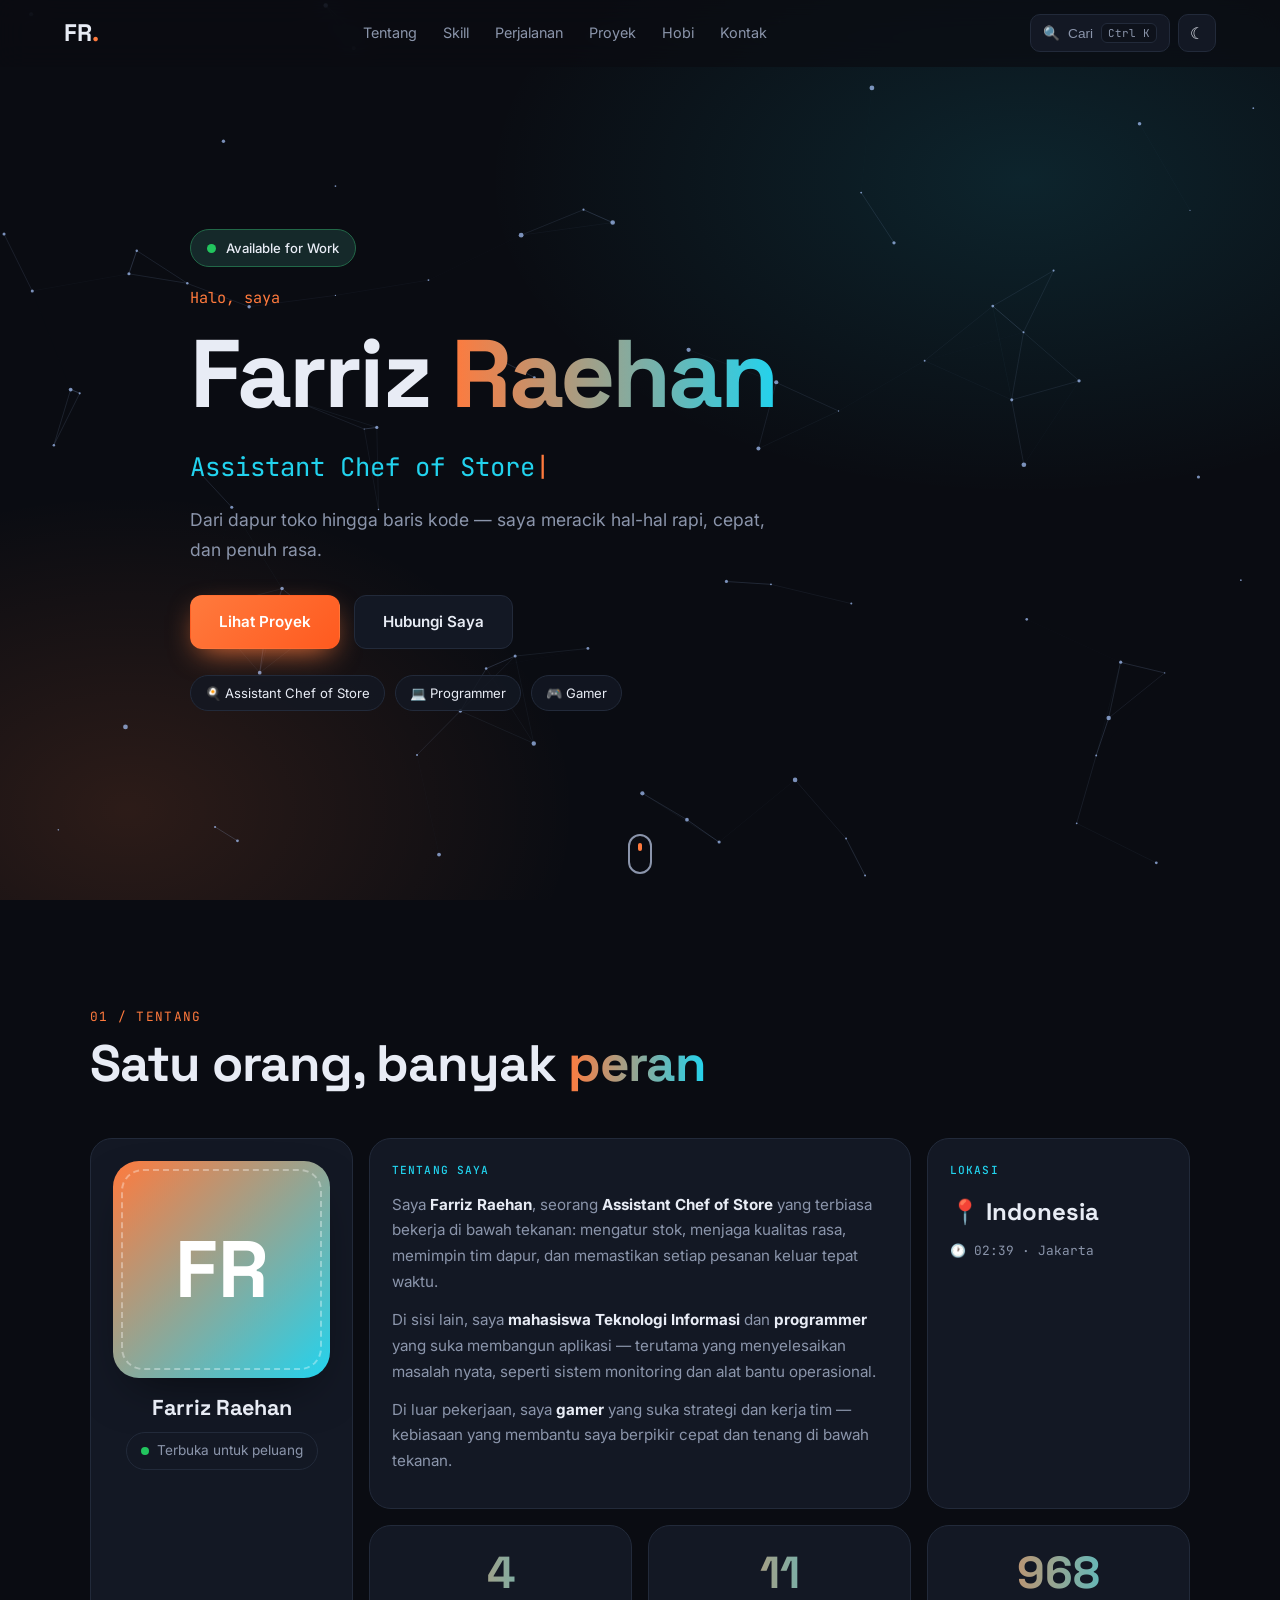
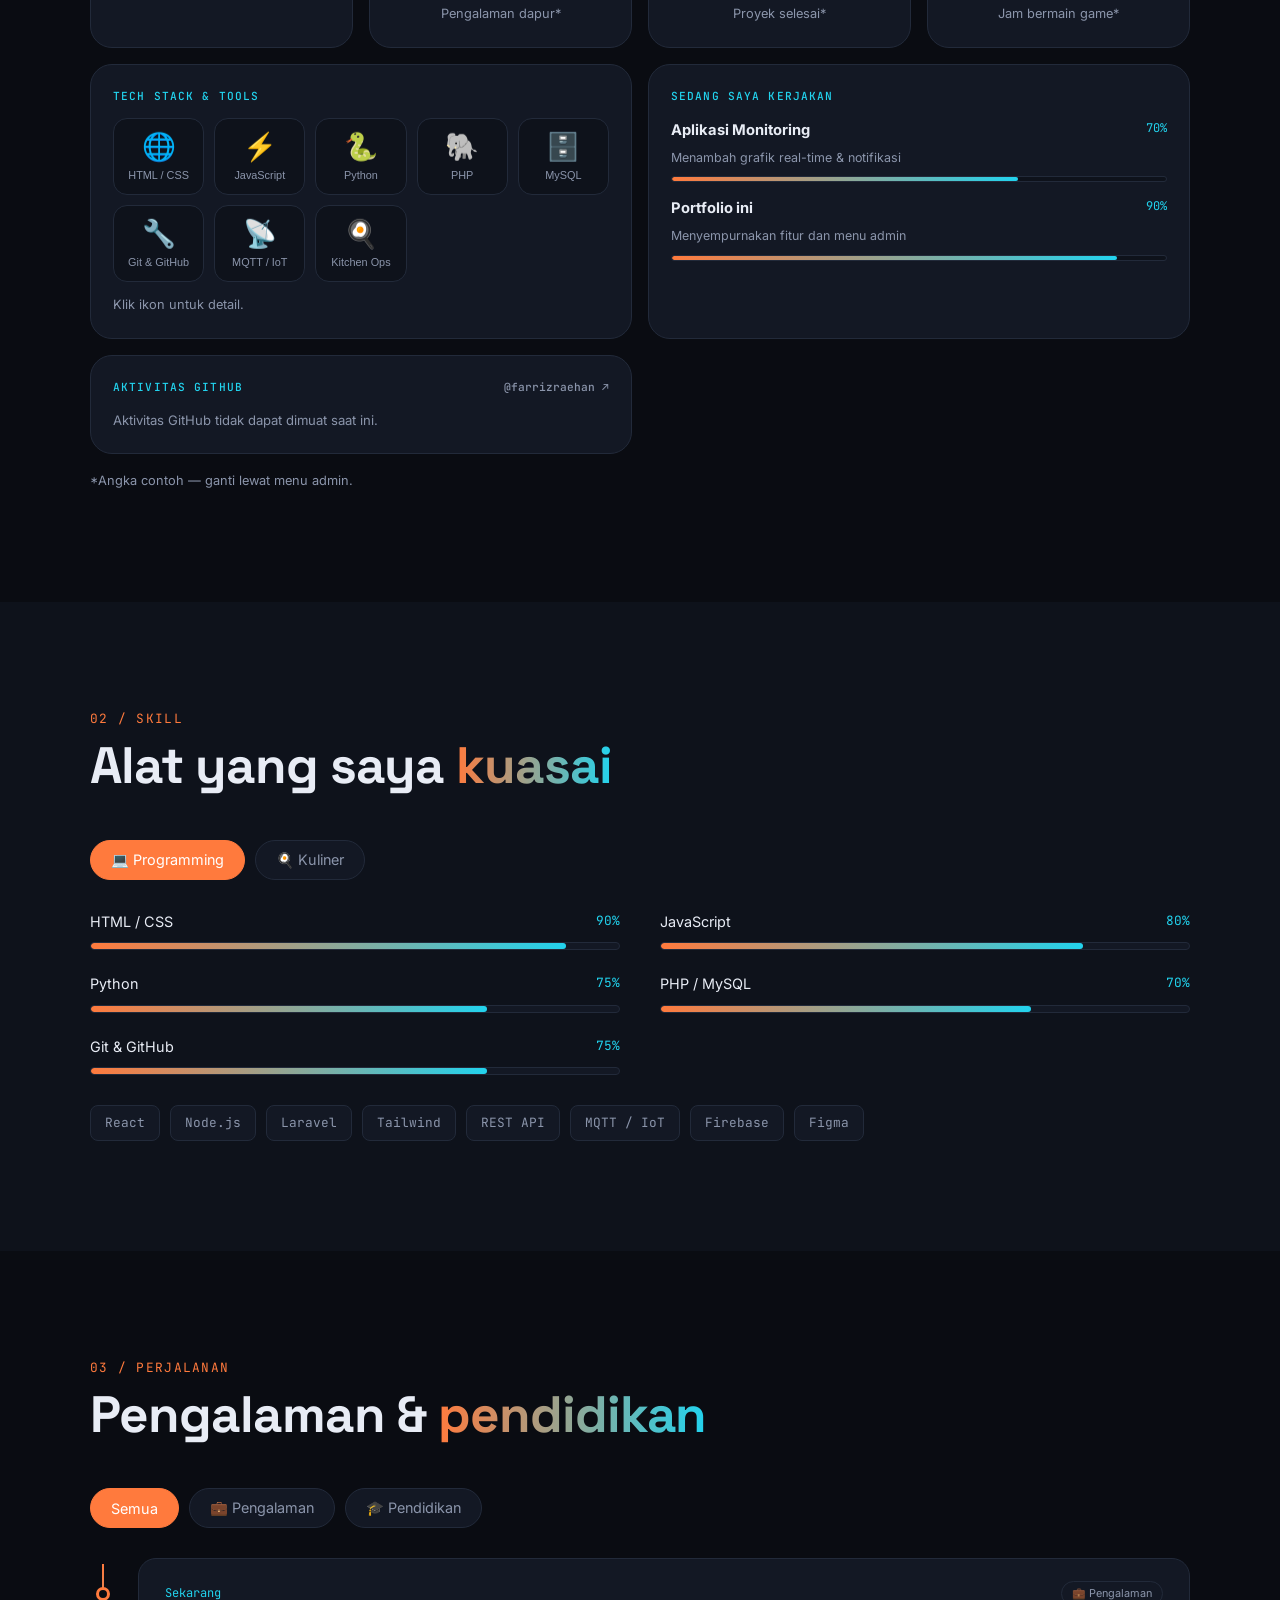
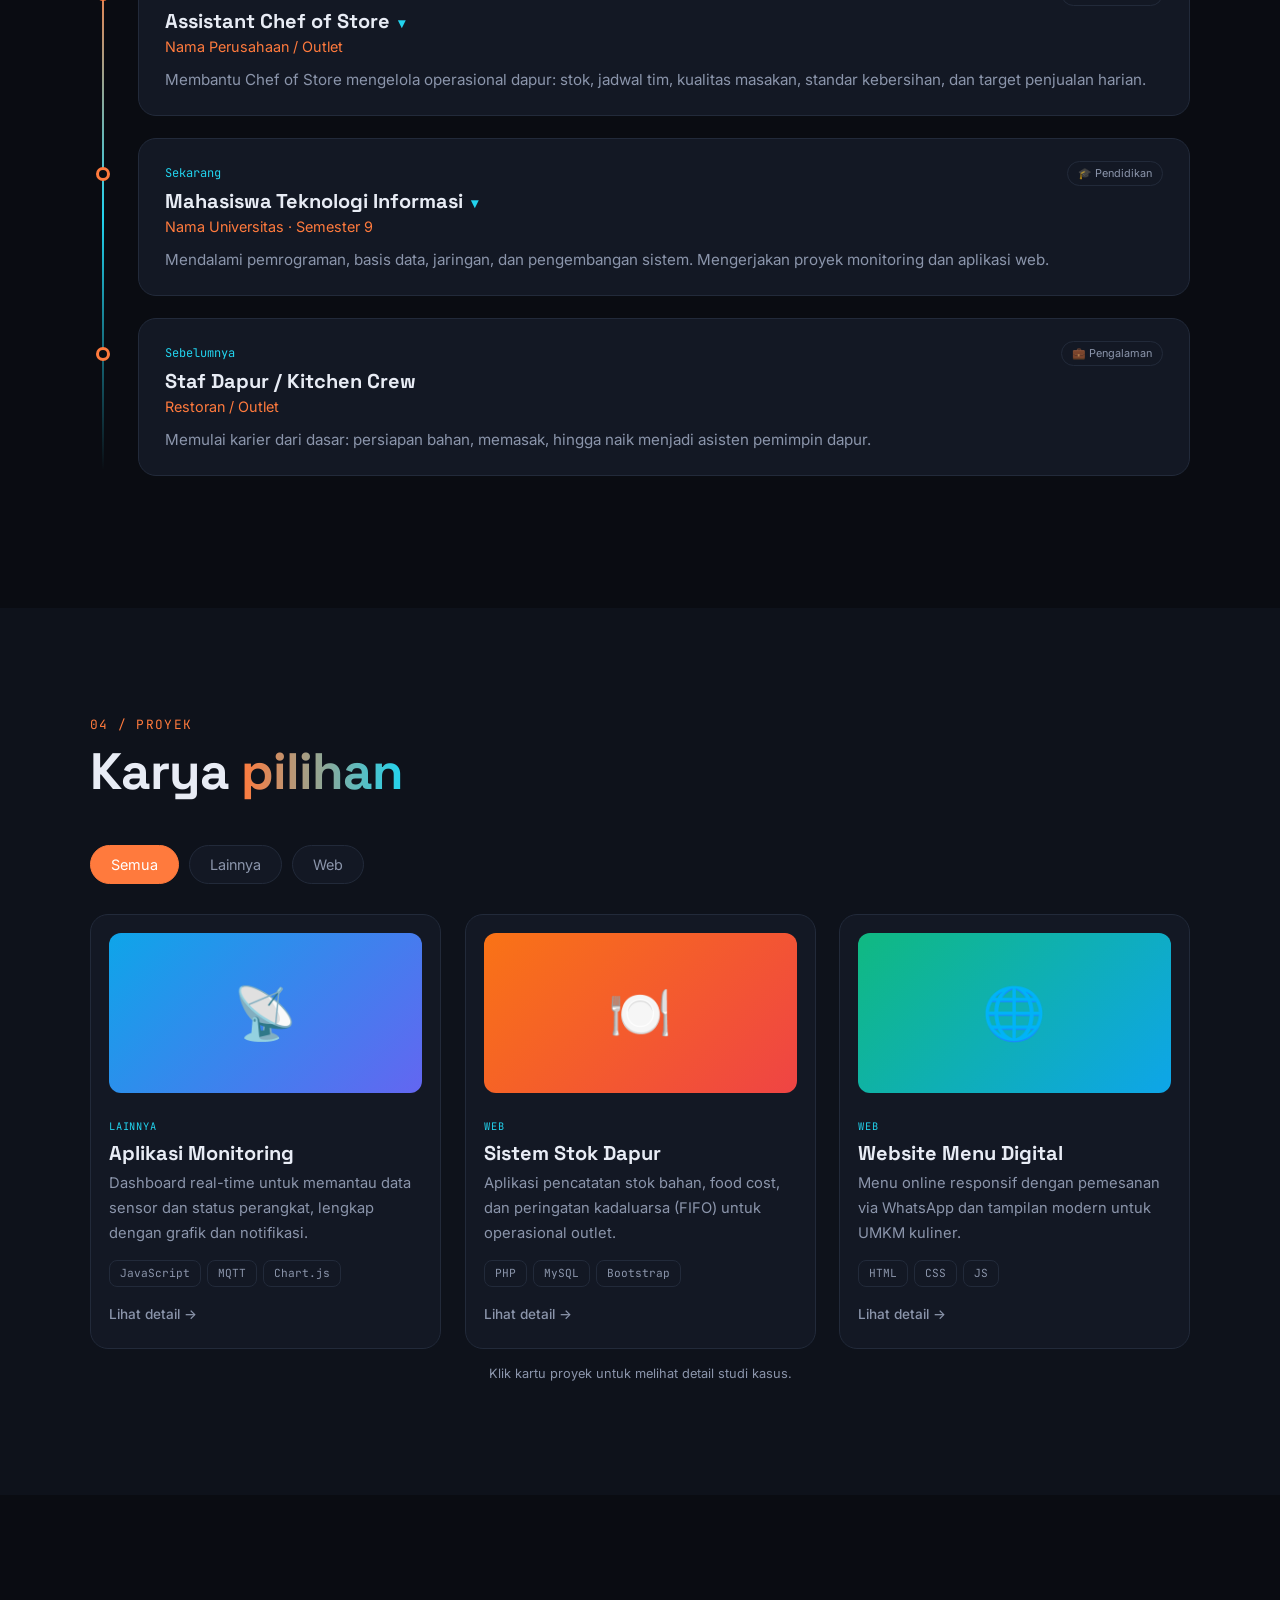
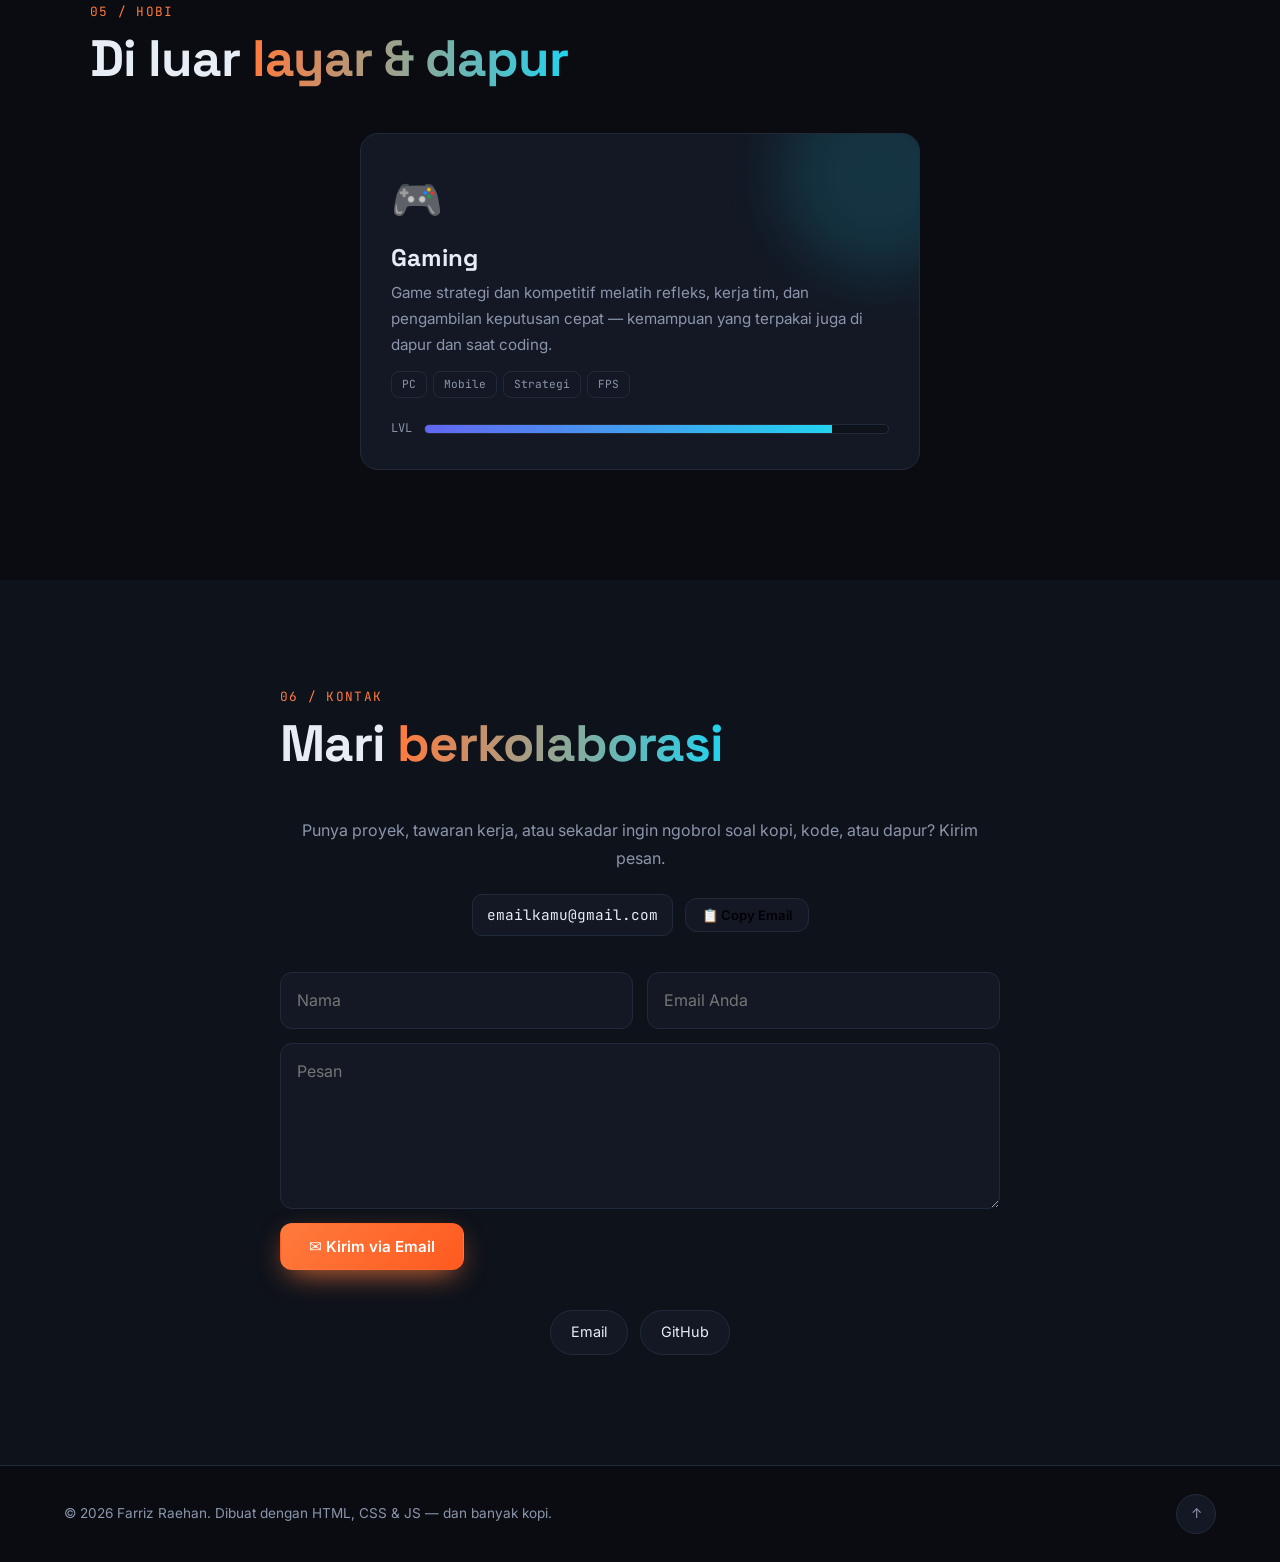
<file: index.html>
<!DOCTYPE html>
<html lang="id">
<head>
  <meta charset="UTF-8" />
  <meta name="viewport" content="width=device-width, initial-scale=1" />
  <title>Farriz Raehan — Portfolio</title>
  <meta name="description" content="Portfolio Farriz Raehan" />
  <link rel="preconnect" href="https://fonts.googleapis.com" />
  <link rel="preconnect" href="https://fonts.gstatic.com" crossorigin />
  <link href="https://fonts.googleapis.com/css2?family=Space+Grotesk:wght@400;500;700&family=Inter:wght@400;500;600&family=JetBrains+Mono:wght@400;500&display=swap" rel="stylesheet" />
  <link rel="stylesheet" href="style.css" />
  <link rel="stylesheet" href="features.css" />
</head>
<body>
  <div class="progress" id="progress"></div>
  <div class="spotlight" id="spotlight"></div>
  <div class="cursor-dot" id="cursorDot"></div>
  <div class="cursor-ring" id="cursorRing"></div>
  <div class="preview-banner" id="previewBanner" hidden>Mode pratinjau — menampilkan draf dari menu admin. <a href="admin.html">Kembali ke admin</a></div>

  <!-- NAV -->
  <header class="nav" id="nav">
    <a href="#home" class="logo" id="logo">FR<span>.</span></a>
    <nav class="links" id="links"></nav>
    <div class="nav-actions">
      <button class="search-btn" id="searchBtn" aria-label="Buka command palette">🔍 <span>Cari</span> <kbd>Ctrl K</kbd></button>
      <button class="icon-btn" id="themeBtn" aria-label="Ganti tema">☾</button>
      <button class="icon-btn burger" id="burger" aria-label="Menu">☰</button>
    </div>
  </header>

  <!-- HERO -->
  <section class="hero" id="home">
    <canvas id="particles"></canvas>
    <div class="hero-inner">
      <div class="avail reveal" id="heroAvail" hidden><i></i><span></span></div>
      <p class="eyebrow reveal" id="heroEyebrow"></p>
      <h1 class="reveal" id="heroName"></h1>
      <p class="typed reveal"><span id="typed"></span><span class="caret">|</span></p>
      <p class="lead reveal" id="heroLead"></p>
      <div class="cta reveal">
        <a href="#projects" class="btn primary" id="cta1"></a>
        <a href="#contact" class="btn ghost" id="cta2"></a>
        <a href="#" class="btn ghost" id="ctaCv" download hidden></a>
      </div>
      <div class="chips reveal" id="heroChips"></div>
    </div>
    <a href="#about" class="scroll-hint" aria-label="Scroll"><span></span></a>
  </section>

  <!-- Semua section lain dirender dari content.js -->
  <main id="app"></main>

  <footer class="footer">
    <p>© <span id="year"></span> <span id="footName"></span>. <span id="footText"></span></p>
    <a href="#home" class="to-top" aria-label="Kembali ke atas">↑</a>
  </footer>

  <!-- Command palette -->
  <div class="overlay" id="palette" hidden role="dialog" aria-modal="true" aria-label="Command palette">
    <div class="pal-box">
      <input id="palInput" type="text" placeholder="Ketik perintah atau cari… (mis. proyek, email, tema)" autocomplete="off" />
      <ul id="palList" role="listbox"></ul>
      <div class="pal-foot"><span>↑↓ pilih</span><span>Enter jalankan</span><span>Esc tutup</span></div>
    </div>
  </div>

  <!-- Modal proyek -->
  <div class="overlay" id="modal" hidden role="dialog" aria-modal="true" aria-label="Detail proyek">
    <div class="modal-box">
      <button class="modal-x" id="modalX" aria-label="Tutup">✕</button>
      <div id="modalBody"></div>
    </div>
  </div>

  <div class="toast" id="toast" role="status" aria-live="polite"></div>

  <script src="content.js"></script>
  <script src="script.js"></script>
</body>
</html>
</file>
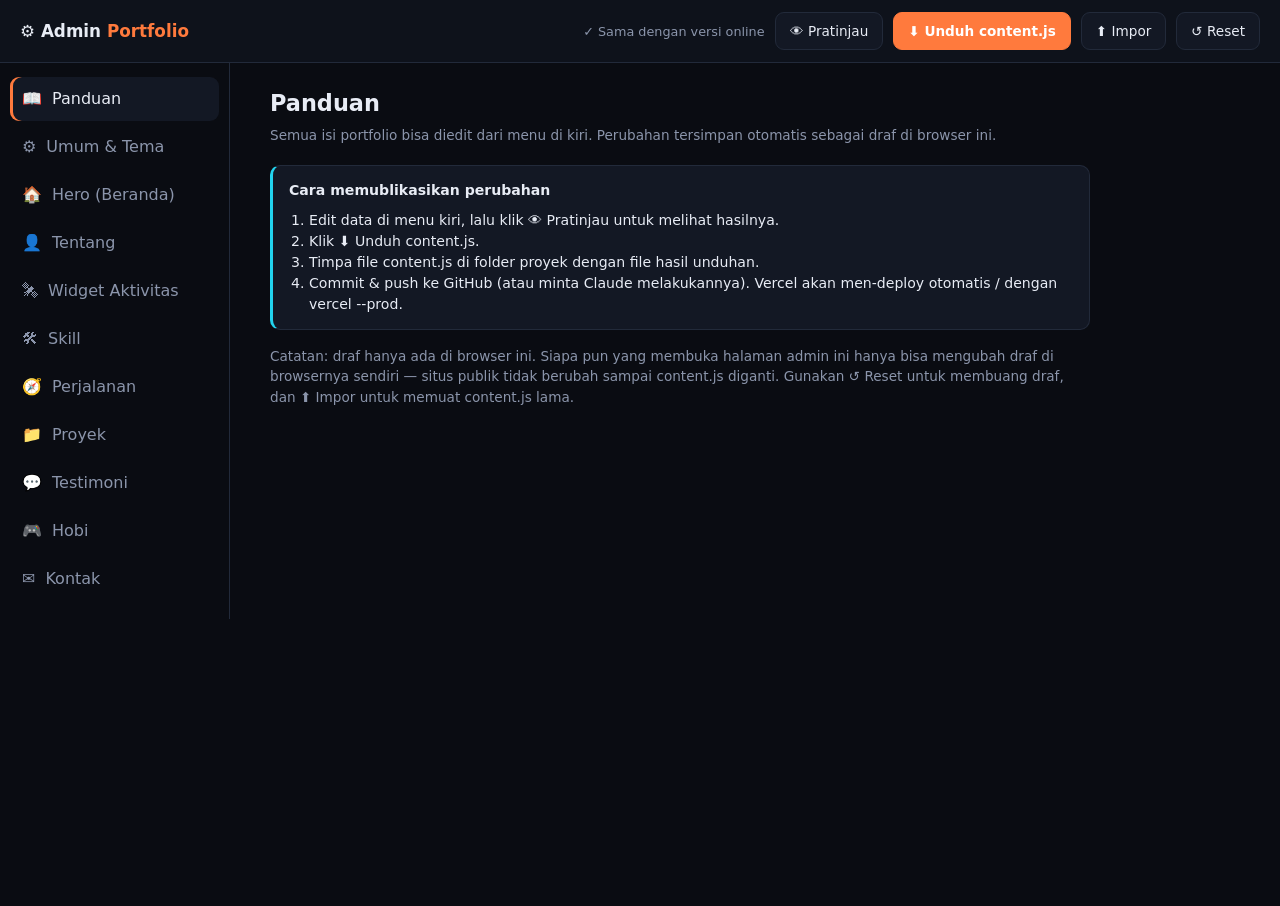
<file: admin.html>
<!DOCTYPE html>
<html lang="id">
<head>
  <meta charset="UTF-8" />
  <meta name="viewport" content="width=device-width, initial-scale=1" />
  <meta name="robots" content="noindex, nofollow" />
  <title>Admin Portfolio</title>
  <style>
    :root { --bg:#0a0c12; --bg2:#0e121b; --card:#131824; --line:#222a3a; --text:#e8ecf5; --muted:#8b95ab; --accent:#ff7a3d; --accent2:#22d3ee; --ok:#22c55e; --danger:#ef4444; }
    * { box-sizing: border-box; margin: 0; padding: 0; }
    body { font-family: Inter, system-ui, 'Segoe UI', sans-serif; background: var(--bg); color: var(--text); line-height: 1.5; }
    button, input, select, textarea { font: inherit; color: inherit; }
    .top { position: sticky; top: 0; z-index: 20; display: flex; flex-wrap: wrap; gap: 10px; align-items: center; padding: 12px 20px; background: var(--bg2); border-bottom: 1px solid var(--line); }
    .top h1 { font-size: 1.05rem; margin-right: auto; }
    .top h1 span { color: var(--accent); }
    #status { font-size: .8rem; color: var(--muted); }
    #status.dirty { color: var(--accent); }
    .btn { padding: 8px 14px; border-radius: 9px; border: 1px solid var(--line); background: var(--card); cursor: pointer; font-size: .85rem; }
    .btn:hover { border-color: var(--accent2); }
    .btn.primary { background: var(--accent); border-color: var(--accent); color: #fff; font-weight: 600; }
    .btn.danger:hover { border-color: var(--danger); color: var(--danger); }
    .btn.sm { padding: 4px 9px; font-size: .75rem; }
    .layout { display: grid; grid-template-columns: 230px 1fr; min-height: calc(100vh - 57px); }
    .menu { border-right: 1px solid var(--line); padding: 14px 10px; position: sticky; top: 57px; align-self: start; max-height: calc(100vh - 57px); overflow: auto; }
    .menu button { display: flex; gap: 10px; width: 100%; text-align: left; padding: 10px 12px; margin-bottom: 4px; border: 0; border-radius: 9px; background: transparent; color: var(--muted); cursor: pointer; }
    .menu button:hover { background: var(--card); color: var(--text); }
    .menu button.active { background: var(--card); color: var(--text); box-shadow: inset 3px 0 var(--accent); }
    main { padding: 24px clamp(16px, 4vw, 40px) 80px; max-width: 900px; }
    main h2 { font-size: 1.4rem; margin-bottom: 4px; }
    .hint { color: var(--muted); font-size: .85rem; margin-bottom: 20px; }
    .field { margin-bottom: 16px; }
    .field > label { display: block; font-size: .8rem; color: var(--muted); margin-bottom: 5px; font-weight: 500; }
    .field small { display: block; color: var(--muted); font-size: .72rem; margin-top: 4px; }
    input[type=text], input[type=number], input[type=url], select, textarea { width: 100%; padding: 10px 12px; border-radius: 9px; border: 1px solid var(--line); background: var(--card); outline: none; }
    input:focus, select:focus, textarea:focus { border-color: var(--accent); }
    textarea { resize: vertical; min-height: 70px; }
    input[type=color] { width: 56px; height: 38px; border: 1px solid var(--line); border-radius: 8px; background: var(--card); padding: 2px; cursor: pointer; }
    .row2 { display: grid; grid-template-columns: 1fr 1fr; gap: 12px; }
    .check { display: flex; align-items: center; gap: 10px; cursor: pointer; }
    .check input { width: 18px; height: 18px; accent-color: var(--accent); }
    .group { border: 1px solid var(--line); border-radius: 12px; padding: 14px; margin-bottom: 14px; background: var(--bg2); }
    .group-h { display: flex; align-items: center; gap: 6px; margin-bottom: 12px; }
    .group-h b { margin-right: auto; font-size: .9rem; }
    .subtitle { font-size: .75rem; letter-spacing: .08em; text-transform: uppercase; color: var(--accent2); margin: 22px 0 10px; }
    .imgbox { display: flex; gap: 14px; align-items: center; flex-wrap: wrap; }
    .imgbox img { width: 90px; height: 90px; object-fit: cover; border-radius: 14px; border: 1px solid var(--line); }
    .imgbox .ph { width: 90px; height: 90px; border-radius: 14px; border: 1px dashed var(--line); display: grid; place-items: center; color: var(--muted); font-size: .7rem; }
    .help { background: var(--card); border: 1px solid var(--line); border-left: 3px solid var(--accent2); border-radius: 10px; padding: 14px 16px; font-size: .88rem; }
    .help ol { margin: 8px 0 0 20px; }
    .help code { background: var(--bg); padding: 1px 6px; border-radius: 5px; font-size: .8rem; }
    .toast { position: fixed; bottom: 20px; left: 50%; transform: translateX(-50%) translateY(20px); background: var(--ok); color: #04210f; padding: 10px 18px; border-radius: 10px; font-weight: 600; opacity: 0; pointer-events: none; transition: .3s; z-index: 50; }
    .toast.show { opacity: 1; transform: translateX(-50%); }
    @media (max-width: 760px) {
      .layout { grid-template-columns: 1fr; }
      .menu { position: static; display: flex; overflow-x: auto; max-height: none; border-right: 0; border-bottom: 1px solid var(--line); }
      .menu button { width: auto; white-space: nowrap; }
      .row2 { grid-template-columns: 1fr; }
    }
  </style>
</head>
<body>
  <div class="top">
    <h1>⚙️ Admin <span>Portfolio</span></h1>
    <span id="status">Memuat…</span>
    <button class="btn" id="btnPreview">👁 Pratinjau</button>
    <button class="btn primary" id="btnDownload">⬇ Unduh content.js</button>
    <button class="btn" id="btnImport">⬆ Impor</button>
    <button class="btn danger" id="btnReset">↺ Reset</button>
    <input type="file" id="fileImport" accept=".js,.json,.txt" hidden />
  </div>
  <div class="layout">
    <nav class="menu" id="menu"></nav>
    <main id="panel"></main>
  </div>
  <div class="toast" id="toast"></div>
  <script src="content.js"></script>
  <script src="admin.js"></script>
</body>
</html>
</file>
<file: style.css>
:root {
  --bg: #0a0c12;
  --bg2: #0e121b;
  --card: #131824;
  --line: #222a3a;
  --text: #e8ecf5;
  --muted: #8b95ab;
  --accent: #ff7a3d;   /* api dapur / matahari terbit */
  --accent2: #22d3ee;  /* kode / chart */
  --up: #22c55e;
  --down: #ef4444;
  --radius: 18px;
  --shadow: 0 20px 50px -20px rgba(0, 0, 0, .6);
}
:root[data-theme="light"] {
  --bg: #f6f7fb;
  --bg2: #eceff6;
  --card: #ffffff;
  --line: #dde2ee;
  --text: #121626;
  --muted: #5b6579;
  --shadow: 0 20px 40px -20px rgba(20, 30, 60, .25);
}

* { box-sizing: border-box; margin: 0; padding: 0; }
html { scroll-behavior: smooth; scroll-padding-top: 70px; }
body {
  font-family: 'Inter', system-ui, sans-serif;
  background: var(--bg);
  color: var(--text);
  line-height: 1.7;
  overflow-x: hidden;
  transition: background .3s, color .3s;
}
a { color: inherit; text-decoration: none; }
h1, h2, h3, .logo { font-family: 'Space Grotesk', sans-serif; line-height: 1.15; }
.grad { background: linear-gradient(90deg, var(--accent), var(--accent2)); -webkit-background-clip: text; background-clip: text; color: transparent; }
.muted { color: var(--muted); }
.center { text-align: center; }
.note { color: var(--muted); font-size: .8rem; margin-top: 14px; }
.note code { font-family: 'JetBrains Mono', monospace; background: var(--bg2); padding: 1px 6px; border-radius: 6px; }

/* progress + cursor */
.progress { position: fixed; top: 0; left: 0; height: 3px; width: 0; z-index: 200; background: linear-gradient(90deg, var(--accent), var(--accent2)); }

/* nav */
.nav { position: fixed; inset: 0 0 auto 0; z-index: 100; display: flex; align-items: center; justify-content: space-between; padding: 14px 5vw; backdrop-filter: blur(14px); background: color-mix(in srgb, var(--bg) 70%, transparent); border-bottom: 1px solid transparent; transition: border-color .3s; }
.nav.scrolled { border-color: var(--line); }
.logo { font-size: 1.5rem; font-weight: 700; }
.logo span { color: var(--accent); }
.links { display: flex; gap: 26px; }
.links a { font-size: .9rem; color: var(--muted); position: relative; transition: color .2s; }
.links a:hover, .links a.active { color: var(--text); }
.links a::after { content: ''; position: absolute; left: 0; bottom: -4px; height: 2px; width: 0; background: var(--accent); transition: width .25s; }
.links a:hover::after, .links a.active::after { width: 100%; }
.nav-actions { display: flex; gap: 8px; }
.icon-btn { width: 38px; height: 38px; border-radius: 10px; border: 1px solid var(--line); background: var(--card); color: var(--text); font-size: 1rem; cursor: pointer; transition: transform .2s, border-color .2s; }
.icon-btn:hover { transform: translateY(-2px); border-color: var(--accent); }
.burger { display: none; }

/* hero */
.hero { position: relative; min-height: 100vh; display: flex; align-items: center; padding: 120px 5vw 80px; overflow: hidden; }
.hero::before { content: ''; position: absolute; inset: 0; background: radial-gradient(60% 50% at 80% 20%, rgba(34,211,238,.12), transparent 70%), radial-gradient(50% 50% at 10% 90%, rgba(255,122,61,.14), transparent 70%); }
#particles { position: absolute; inset: 0; width: 100%; height: 100%; }
.hero-inner { position: relative; z-index: 1; max-width: 900px; margin: 0 auto; width: 100%; }
.eyebrow { color: var(--accent); font-family: 'JetBrains Mono', monospace; font-size: .95rem; margin-bottom: 8px; }
.hero h1 { font-size: clamp(2.8rem, 9vw, 6rem); font-weight: 700; letter-spacing: -.03em; }
.typed { font-family: 'JetBrains Mono', monospace; font-size: clamp(1.1rem, 3vw, 1.6rem); margin: 16px 0; min-height: 2.2rem; color: var(--accent2); }
.caret { animation: blink 1s steps(1) infinite; color: var(--accent); }
@keyframes blink { 50% { opacity: 0; } }
.lead { max-width: 600px; color: var(--muted); font-size: 1.1rem; }
.cta { display: flex; flex-wrap: wrap; gap: 14px; margin: 30px 0 26px; }
.btn { display: inline-block; padding: 13px 28px; border-radius: 12px; font-weight: 600; border: 1px solid transparent; cursor: pointer; font-size: .95rem; font-family: inherit; transition: transform .2s, box-shadow .2s; }
.btn.primary { background: linear-gradient(135deg, var(--accent), #ff5a1f); color: #fff; box-shadow: 0 10px 30px -10px var(--accent); }
.btn.primary:hover { transform: translateY(-3px); box-shadow: 0 16px 34px -10px var(--accent); }
.btn.ghost { border-color: var(--line); background: var(--card); }
.btn.ghost:hover { border-color: var(--accent2); transform: translateY(-3px); }
.chips { display: flex; flex-wrap: wrap; gap: 10px; }
.chips span { padding: 6px 14px; border: 1px solid var(--line); border-radius: 999px; font-size: .82rem; background: color-mix(in srgb, var(--card) 80%, transparent); animation: floaty 5s ease-in-out infinite; }
.chips span:nth-child(2n) { animation-delay: -1.5s; }
.chips span:nth-child(3n) { animation-delay: -3s; }
@keyframes floaty { 50% { transform: translateY(-5px); } }
.scroll-hint { position: absolute; bottom: 26px; left: 50%; transform: translateX(-50%); width: 24px; height: 40px; border: 2px solid var(--muted); border-radius: 14px; z-index: 1; }
.scroll-hint span { position: absolute; top: 7px; left: 50%; width: 4px; height: 8px; margin-left: -2px; border-radius: 2px; background: var(--accent); animation: wheel 1.6s infinite; }
@keyframes wheel { 0% { opacity: 1; transform: translateY(0); } 100% { opacity: 0; transform: translateY(14px); } }

/* sections */
.section { position: relative; padding: 110px 5vw; z-index: 1; }
.section.alt { background: var(--bg2); }
.wrap { max-width: 1100px; margin: 0 auto; }
.wrap.narrow { max-width: 720px; }
.title { font-size: clamp(2rem, 5vw, 3.2rem); margin-bottom: 44px; letter-spacing: -.02em; }
.title small { display: block; font-family: 'JetBrains Mono', monospace; font-size: .8rem; color: var(--accent); letter-spacing: .1em; text-transform: uppercase; margin-bottom: 10px; font-weight: 400; }

/* reveal */
.reveal { opacity: 0; transform: translateY(30px); transition: opacity .8s ease, transform .8s ease; }
.reveal.in { opacity: 1; transform: none; }

/* about */
.about-grid { display: grid; grid-template-columns: 320px 1fr; gap: 50px; align-items: start; }
.avatar-card { text-align: center; }
.avatar { width: 100%; aspect-ratio: 1; border-radius: 28px; display: grid; place-items: center; font-family: 'Space Grotesk'; font-size: 5rem; font-weight: 700; background: linear-gradient(135deg, var(--accent), var(--accent2)); color: #fff; box-shadow: var(--shadow); position: relative; overflow: hidden; }
.avatar img { width: 100%; height: 100%; object-fit: cover; }
.avatar::after { content: ''; position: absolute; inset: 8px; border-radius: 22px; border: 2px dashed rgba(255,255,255,.35); pointer-events: none; }
.status { margin-top: 16px; display: inline-flex; align-items: center; gap: 8px; font-size: .85rem; color: var(--muted); padding: 6px 14px; border: 1px solid var(--line); border-radius: 999px; background: var(--card); }
.status i { width: 8px; height: 8px; border-radius: 50%; background: var(--up); box-shadow: 0 0 0 0 var(--up); animation: pulse 2s infinite; }
@keyframes pulse { 70% { box-shadow: 0 0 0 9px transparent; } }
.about-text p { margin-bottom: 16px; color: var(--muted); }
.about-text b { color: var(--text); }
.stats { display: grid; grid-template-columns: repeat(4, 1fr); gap: 14px; margin-top: 28px; }
.stats div { background: var(--card); border: 1px solid var(--line); border-radius: 14px; padding: 16px 10px; text-align: center; }
.stats b { display: block; font-family: 'Space Grotesk'; font-size: 1.8rem; color: var(--accent); }
.stats span { font-size: .7rem; color: var(--muted); line-height: 1.3; display: block; }

/* skills */
.tabs, .filters { display: flex; flex-wrap: wrap; gap: 10px; margin-bottom: 30px; }
.tab, .filter { padding: 10px 20px; border-radius: 999px; border: 1px solid var(--line); background: var(--card); color: var(--muted); cursor: pointer; font-family: inherit; font-size: .9rem; transition: all .2s; }
.tab:hover, .filter:hover { color: var(--text); border-color: var(--accent); }
.tab.active, .filter.active { background: var(--accent); border-color: var(--accent); color: #fff; }
.panel { display: none; animation: fade .5s; }
.panel.active { display: block; }
@keyframes fade { from { opacity: 0; transform: translateY(10px); } }
.bars { display: grid; grid-template-columns: 1fr 1fr; gap: 22px 40px; }
.bar label { display: flex; justify-content: space-between; font-size: .9rem; margin-bottom: 8px; }
.bar em { font-style: normal; color: var(--accent2); font-family: 'JetBrains Mono'; font-size: .8rem; }
.bar > div { height: 8px; border-radius: 99px; background: var(--card); border: 1px solid var(--line); overflow: hidden; }
.bar i { display: block; height: 100%; width: 0; border-radius: 99px; background: linear-gradient(90deg, var(--accent), var(--accent2)); transition: width 1.2s cubic-bezier(.2,.8,.2,1); }
.tags { display: flex; flex-wrap: wrap; gap: 10px; margin-top: 30px; }
.tags span { padding: 6px 14px; font-size: .8rem; border-radius: 8px; background: var(--card); border: 1px solid var(--line); font-family: 'JetBrains Mono', monospace; color: var(--muted); transition: all .2s; }
.tags span:hover { color: var(--accent); border-color: var(--accent); transform: translateY(-2px); }
.tags.sm { margin-top: 14px; gap: 6px; }
.tags.sm span { font-size: .7rem; padding: 3px 10px; }

/* timeline */
.timeline { position: relative; margin-left: 12px; padding-left: 36px; }
.timeline::before { content: ''; position: absolute; left: 0; top: 6px; bottom: 6px; width: 2px; background: linear-gradient(var(--accent), var(--accent2), transparent); }
.tl-item { position: relative; padding: 22px 26px; margin-bottom: 22px; background: var(--card); border: 1px solid var(--line); border-radius: var(--radius); transition: transform .25s, border-color .25s; }
.tl-item:hover { transform: translateX(6px); border-color: var(--accent); }
.dot { position: absolute; left: -43px; top: 28px; width: 14px; height: 14px; border-radius: 50%; background: var(--bg); border: 3px solid var(--accent); }
.tl-item time { font-family: 'JetBrains Mono'; font-size: .75rem; color: var(--accent2); }
.tl-item h3 { font-size: 1.25rem; margin: 4px 0 2px; }
.where { color: var(--accent); font-size: .9rem; margin-bottom: 8px; }
.tl-item p:last-child { color: var(--muted); font-size: .95rem; }

/* projects */
.cards { display: grid; grid-template-columns: repeat(auto-fill, minmax(300px, 1fr)); gap: 24px; }
.card { background: var(--card); border: 1px solid var(--line); border-radius: var(--radius); padding: 18px 18px 22px; transition: transform .15s ease-out, border-color .3s, opacity .4s; transform-style: preserve-3d; will-change: transform; }
.card.reveal.in { transition: transform .15s ease-out, border-color .3s, opacity .4s; }
.card:hover { border-color: var(--accent); box-shadow: var(--shadow); }
.card.hide { display: none; }
.thumb { height: 160px; border-radius: 12px; margin-bottom: 18px; display: grid; place-items: center; font-size: 3.2rem; position: relative; overflow: hidden; }
.thumb span { transition: transform .4s; }
.card:hover .thumb span { transform: scale(1.25) rotate(-6deg); }
.t1 { background: linear-gradient(135deg, #0ea5e9, #6366f1); } .t2 { background: linear-gradient(135deg, #f97316, #ef4444); }
.t3 { background: linear-gradient(135deg, #10b981, #0ea5e9); } .t4 { background: linear-gradient(135deg, #f59e0b, #ec4899); }
.t5 { background: linear-gradient(135deg, #8b5cf6, #22d3ee); } .t6 { background: linear-gradient(135deg, #14b8a6, #1e3a5f); }
.card h3 { font-size: 1.25rem; margin-bottom: 6px; }
.card p { color: var(--muted); font-size: .92rem; }
.card-links { display: flex; gap: 18px; margin-top: 16px; font-size: .85rem; font-weight: 600; }
.card-links a { color: var(--accent); }
.card-links a:hover { text-decoration: underline; }

/* hobby */
.hobby-grid { display: grid; grid-template-columns: repeat(auto-fit, minmax(280px, 560px)); gap: 26px; justify-content: center; }
.hobby { background: var(--card); border: 1px solid var(--line); border-radius: var(--radius); padding: 30px; position: relative; overflow: hidden; transition: transform .3s, border-color .3s; }
.hobby:hover { transform: translateY(-6px); }
.hobby:hover { border-color: var(--accent2); } .hobby:nth-child(even):hover { border-color: var(--accent); }
.hobby::before { content: ''; position: absolute; width: 200px; height: 200px; right: -60px; top: -60px; border-radius: 50%; opacity: .15; filter: blur(30px); }
.hobby::before { background: var(--accent2); } .hobby:nth-child(even)::before { background: var(--accent); }
.h-icon { font-size: 2.6rem; margin-bottom: 10px; display: inline-block; animation: floaty 4s ease-in-out infinite; }
.hobby h3 { font-size: 1.5rem; margin-bottom: 8px; }
.hobby p { color: var(--muted); font-size: .95rem; }
.level { display: flex; align-items: center; gap: 12px; margin-top: 20px; font-family: 'JetBrains Mono'; font-size: .75rem; color: var(--muted); }
.level div { flex: 1; height: 10px; background: var(--bg2); border-radius: 99px; overflow: hidden; border: 1px solid var(--line); }
.level i { display: block; height: 100%; width: 0; transition: width 1.6s cubic-bezier(.2,.8,.2,1); }
.hobby .level i { background: linear-gradient(90deg, #6366f1, var(--accent2)); } .hobby:nth-child(even) .level i { background: linear-gradient(90deg, #f59e0b, var(--accent)); }
.hobby.in .level i { width: var(--lvl, 88%); }

/* contact */
.form { margin-top: 36px; display: grid; gap: 14px; }
.row { display: grid; grid-template-columns: 1fr 1fr; gap: 14px; }
.form input, .form textarea { width: 100%; padding: 14px 16px; border-radius: 12px; border: 1px solid var(--line); background: var(--card); color: var(--text); font: inherit; outline: none; transition: border-color .2s, box-shadow .2s; resize: vertical; }
.form input:focus, .form textarea:focus { border-color: var(--accent); box-shadow: 0 0 0 4px rgba(255,122,61,.15); }
.form .btn { justify-self: start; }
.socials { display: flex; flex-wrap: wrap; justify-content: center; gap: 12px; margin-top: 40px; }
.socials a { padding: 9px 20px; border: 1px solid var(--line); border-radius: 999px; background: var(--card); font-size: .9rem; transition: all .2s; }
.socials a:hover { border-color: var(--accent2); color: var(--accent2); transform: translateY(-3px); }

/* footer */
.footer { display: flex; justify-content: space-between; align-items: center; padding: 28px 5vw; border-top: 1px solid var(--line); color: var(--muted); font-size: .85rem; position: relative; z-index: 1; }
.to-top { width: 40px; height: 40px; display: grid; place-items: center; border-radius: 50%; border: 1px solid var(--line); background: var(--card); transition: all .2s; }
.to-top:hover { background: var(--accent); color: #fff; transform: translateY(-3px); }

/* responsive */
@media (max-width: 900px) {
  .about-grid { grid-template-columns: 1fr; }
  .avatar-card { max-width: 260px; margin: 0 auto; }
  .bars { grid-template-columns: 1fr; }
  .stats { grid-template-columns: repeat(2, 1fr); }
}
@media (max-width: 760px) {
  .burger { display: block; }
  .links { position: fixed; top: 64px; left: 0; right: 0; flex-direction: column; gap: 0; background: var(--bg); border-bottom: 1px solid var(--line); transform: translateY(-120%); transition: transform .3s; padding: 10px 5vw 20px; }
  .links.open { transform: none; }
  .links a { padding: 12px 0; }
  .row { grid-template-columns: 1fr; }
  .section { padding: 80px 5vw; }
  .footer { flex-direction: column; gap: 14px; text-align: center; }
}
@media (prefers-reduced-motion: reduce) {
  * { animation: none !important; transition: none !important; }
  .reveal { opacity: 1; transform: none; }
}

/* preview banner */
.preview-banner { position: fixed; bottom: 0; left: 0; right: 0; z-index: 300; padding: 10px 5vw; text-align: center; font-size: .85rem; background: var(--accent); color: #fff; }
.preview-banner[hidden] { display: none; }
.preview-banner a { text-decoration: underline; font-weight: 600; }
</file>
<file: features.css>
/* ===== spotlight & custom cursor ===== */
.spotlight { position: fixed; inset: 0; pointer-events: none; z-index: 90; opacity: 0; transition: opacity .4s; background: radial-gradient(520px circle at var(--mx, 50%) var(--my, 30%), rgba(255,122,61,.11), transparent 62%); }
.spotlight.on { opacity: 1; }
:root[data-theme="light"] .spotlight { background: radial-gradient(520px circle at var(--mx, 50%) var(--my, 30%), rgba(255,122,61,.14), transparent 62%); }
.cursor-dot, .cursor-ring { position: fixed; left: 0; top: 0; pointer-events: none; z-index: 1000; border-radius: 50%; opacity: 0; transition: opacity .3s; }
.cursor-dot { width: 7px; height: 7px; background: var(--accent); }
.cursor-ring { width: 36px; height: 36px; border: 1.5px solid var(--accent); transition: width .2s, height .2s, background .2s, opacity .3s; }
.cursor-ring.hover { width: 58px; height: 58px; background: color-mix(in srgb, var(--accent) 14%, transparent); }
@media (pointer: fine) {
  body.cc, body.cc a, body.cc button, body.cc .card, body.cc [role="button"], body.cc .tl-item { cursor: none; }
  body.cc input, body.cc textarea { cursor: text; }
}
.noscroll { overflow: hidden; }

/* ===== navbar search ===== */
.search-btn { display: inline-flex; align-items: center; gap: 8px; height: 38px; padding: 0 12px; border-radius: 10px; border: 1px solid var(--line); background: var(--card); color: var(--muted); font-size: .85rem; cursor: pointer; transition: border-color .2s, color .2s; }
.search-btn:hover { border-color: var(--accent2); color: var(--text); }
.search-btn kbd { font-family: 'JetBrains Mono', monospace; font-size: .68rem; padding: 2px 6px; border: 1px solid var(--line); border-radius: 6px; background: var(--bg2); }

/* ===== hero: available + CV ===== */
.avail { display: inline-flex; align-items: center; gap: 10px; padding: 7px 16px; margin-bottom: 18px; border: 1px solid color-mix(in srgb, var(--up) 40%, var(--line)); border-radius: 999px; background: color-mix(in srgb, var(--up) 10%, var(--card)); font-size: .82rem; font-weight: 500; }
.avail[hidden] { display: none; }
.avail i { width: 9px; height: 9px; border-radius: 50%; background: var(--up); box-shadow: 0 0 0 0 var(--up); animation: pulse 1.8s infinite, blinkdot 1.2s ease-in-out infinite; }
@keyframes blinkdot { 50% { opacity: .35; } }
#ctaCv[hidden] { display: none; }

/* ===== bento grid ===== */
.bento { display: grid; grid-template-columns: repeat(4, 1fr); grid-auto-flow: dense; gap: 16px; }
.bx { position: relative; overflow: hidden; background: var(--card); border: 1px solid var(--line); border-radius: 22px; padding: 22px; transition: transform .25s, border-color .25s, box-shadow .25s, opacity .8s; }
.bx::before { content: ''; position: absolute; inset: 0; pointer-events: none; opacity: 0; transition: opacity .3s; background: radial-gradient(260px circle at var(--bx, 50%) var(--by, 50%), color-mix(in srgb, var(--accent) 16%, transparent), transparent 65%); }
.bx:hover { border-color: var(--accent); transform: translateY(-4px); box-shadow: var(--shadow); }
.bx:hover::before { opacity: 1; }
.bx > * { position: relative; }
.bx h4 { font-family: 'JetBrains Mono', monospace; font-size: .7rem; letter-spacing: .1em; text-transform: uppercase; color: var(--accent2); margin-bottom: 12px; font-weight: 500; display: flex; justify-content: space-between; gap: 8px; }
.bx.s2 { grid-column: span 2; } .bx.r2 { grid-row: span 2; }
.bx.profile { text-align: center; display: flex; flex-direction: column; align-items: center; gap: 4px; }
.bx.profile .avatar { max-width: 220px; border-radius: 26px; margin-bottom: 14px; }
.bx.profile h3 { font-size: 1.35rem; }
.bx.profile .status { margin-top: 8px; }
.bx.bio p { color: var(--muted); margin-bottom: 12px; font-size: .95rem; }
.bx.bio b { color: var(--text); }
.bx.loc .big { font-family: 'Space Grotesk'; font-size: 1.5rem; font-weight: 700; }
.bx.loc .clock { margin-top: 8px; color: var(--muted); font-family: 'JetBrains Mono', monospace; font-size: .8rem; }
.bx.stat { display: flex; flex-direction: column; justify-content: center; text-align: center; }
.bx.stat .num { font-family: 'Space Grotesk'; font-size: clamp(2rem, 4vw, 2.8rem); font-weight: 700; line-height: 1.1; background: linear-gradient(90deg, var(--accent), var(--accent2)); -webkit-background-clip: text; background-clip: text; color: transparent; }
.bx.stat span { color: var(--muted); font-size: .8rem; margin-top: 6px; }
.techs { display: grid; grid-template-columns: repeat(auto-fill, minmax(86px, 1fr)); gap: 10px; }
.tech { display: flex; flex-direction: column; align-items: center; gap: 6px; padding: 12px 6px; border: 1px solid var(--line); border-radius: 14px; background: var(--bg2); color: var(--text); cursor: pointer; transition: transform .2s, border-color .2s, background .2s; }
.tech span { font-size: 1.7rem; transition: transform .3s; }
.tech em { font-style: normal; font-size: .68rem; color: var(--muted); text-align: center; line-height: 1.2; }
.tech:hover { transform: translateY(-4px); border-color: var(--accent2); }
.tech:hover span { transform: scale(1.25) rotate(-8deg); }
.tech.sel { border-color: var(--accent); background: color-mix(in srgb, var(--accent) 12%, var(--bg2)); }
.tech-note { margin-top: 12px; font-size: .8rem; color: var(--muted); min-height: 1.4em; }
.tech-note b { color: var(--text); }
.nowlist { list-style: none; display: grid; gap: 14px; }
.nl-top { display: flex; justify-content: space-between; font-size: .92rem; }
.nl-top span { color: var(--accent2); font-family: 'JetBrains Mono', monospace; font-size: .75rem; }
.nowlist small { color: var(--muted); font-size: .78rem; }
.mini { height: 6px; margin-top: 6px; border-radius: 99px; background: var(--bg2); overflow: hidden; border: 1px solid var(--line); }
.mini i { display: block; height: 100%; width: 0; border-radius: 99px; background: linear-gradient(90deg, var(--accent), var(--accent2)); transition: width 1.4s cubic-bezier(.2,.8,.2,1) .3s; }
.bx.in .mini i { width: var(--p); }
.listening { display: flex; align-items: center; gap: 12px; margin-top: 16px; padding: 10px 14px; border-radius: 14px; background: var(--bg2); border: 1px solid var(--line); font-size: .9rem; }
.listening div { flex: 1; min-width: 0; } .listening small { display: block; color: var(--muted); font-size: .75rem; }
.listening a:hover { text-decoration: underline; }
.eq { display: inline-flex; align-items: flex-end; gap: 3px; height: 18px; }
.eq i { width: 3px; background: var(--up); border-radius: 2px; animation: eq 1s ease-in-out infinite; }
.eq i:nth-child(2) { animation-delay: -.3s; } .eq i:nth-child(3) { animation-delay: -.6s; }
@keyframes eq { 0%, 100% { height: 4px; } 50% { height: 18px; } }
.ghlink { text-transform: none; letter-spacing: 0; color: var(--muted); }
.ghlink:hover { color: var(--accent); }
.ghlist { list-style: none; display: grid; gap: 10px; }
.ghlist li { padding: 10px 12px; border-radius: 12px; background: var(--bg2); border: 1px solid var(--line); }
.ghlist a b { font-size: .92rem; } .ghlist a:hover b { color: var(--accent); }
.ghlist small { display: block; color: var(--muted); font-size: .72rem; margin-top: 2px; }
.ld { display: inline-block; width: 9px; height: 9px; border-radius: 50%; margin-right: 5px; }
.small { font-size: .82rem; }
.bento + .note { margin-top: 16px; }

/* ===== interactive timeline ===== */
.timeline::after { content: ''; position: absolute; left: 0; top: 6px; width: 2px; height: var(--tl, 0%); max-height: calc(100% - 12px); background: var(--accent); box-shadow: 0 0 12px var(--accent); transition: height .15s linear; }
.tl-item > p { color: var(--muted); font-size: .95rem; }
.tl-item > p.where { color: var(--accent); font-size: .9rem; margin-bottom: 8px; }
.tl-item.hide { display: none; }
.tl-item.passed .dot { background: var(--accent); box-shadow: 0 0 0 4px color-mix(in srgb, var(--accent) 25%, transparent); }
.tl-head { display: flex; justify-content: space-between; gap: 10px; align-items: center; }
.tl-type { font-size: .68rem; padding: 2px 10px; border-radius: 99px; border: 1px solid var(--line); color: var(--muted); }
.tl-item.expandable { cursor: pointer; }
.caret-i { font-style: normal; display: inline-block; margin-left: 8px; font-size: .9rem; color: var(--accent2); transition: transform .3s; }
.tl-item.open .caret-i { transform: rotate(180deg); }
.more { display: grid; grid-template-rows: 0fr; transition: grid-template-rows .35s ease; }
.more > ul { overflow: hidden; list-style: none; }
.tl-item.open .more { grid-template-rows: 1fr; }
.more li { position: relative; padding: 4px 0 4px 20px; color: var(--muted); font-size: .9rem; }
.more li::before { content: '▹'; position: absolute; left: 0; color: var(--accent); }
.tl-item.open .more ul { padding-top: 10px; margin-top: 10px; border-top: 1px dashed var(--line); }

/* ===== project cards & modal ===== */
.card { cursor: pointer; position: relative; overflow: hidden; }
.card::before { content: ''; position: absolute; inset: 0; pointer-events: none; opacity: 0; transition: opacity .3s; background: radial-gradient(280px circle at var(--bx, 50%) var(--by, 50%), color-mix(in srgb, var(--accent) 14%, transparent), transparent 65%); }
.card:hover::before { opacity: 1; }
.card > * { position: relative; }
.cat-badge { display: inline-block; font-family: 'JetBrains Mono', monospace; font-size: .65rem; text-transform: uppercase; letter-spacing: .08em; color: var(--accent2); margin-bottom: 6px; }
.card-links { align-items: center; }
.card-links .more-link { margin-right: auto; color: var(--muted); font-weight: 500; transition: color .2s; }
.card:hover .more-link { color: var(--accent); }
.overlay { position: fixed; inset: 0; z-index: 400; background: rgba(5, 7, 12, .66); backdrop-filter: blur(8px); display: flex; justify-content: center; opacity: 0; transition: opacity .25s; }
.overlay[hidden] { display: none; }
.overlay.open { opacity: 1; }
.modal-box { position: relative; align-self: center; width: min(720px, 94vw); max-height: 88vh; overflow: auto; background: var(--card); border: 1px solid var(--line); border-radius: 24px; padding: 28px; box-shadow: var(--shadow); transform: translateY(20px) scale(.97); transition: transform .3s cubic-bezier(.2,.8,.2,1); }
.overlay.open .modal-box { transform: none; }
.modal-x { position: absolute; top: 14px; right: 14px; width: 36px; height: 36px; border-radius: 50%; border: 1px solid var(--line); background: var(--bg2); color: var(--text); cursor: pointer; z-index: 2; }
.modal-x:hover { border-color: var(--accent); color: var(--accent); }
.m-thumb { height: 170px; border-radius: 16px; display: grid; place-items: center; font-size: 4rem; margin-bottom: 18px; }
.m-meta { font-family: 'JetBrains Mono', monospace; font-size: .75rem; color: var(--accent2); }
#modalBody h3 { font-size: 1.7rem; margin: 4px 0 8px; }
#modalBody h4 { margin: 18px 0 6px; font-size: .8rem; text-transform: uppercase; letter-spacing: .1em; color: var(--accent); font-family: 'JetBrains Mono', monospace; font-weight: 500; }
#modalBody p { color: var(--muted); margin-bottom: 8px; }
#modalBody .m-desc { color: var(--text); }
.m-list { margin-left: 18px; color: var(--muted); } .m-list li { margin-bottom: 4px; }
.m-actions { display: flex; flex-wrap: wrap; gap: 12px; margin-top: 22px; }

/* ===== testimonials carousel ===== */
.carousel { max-width: 760px; margin: 0 auto; }
.car-viewport { overflow: hidden; border-radius: 24px; }
.car-track { display: flex; transition: transform .6s cubic-bezier(.2,.8,.2,1); }
.testi { flex: 0 0 100%; padding: 36px clamp(22px, 5vw, 48px); background: var(--card); border: 1px solid var(--line); border-radius: 24px; }
.testi blockquote { font-family: 'Space Grotesk'; font-size: clamp(1.1rem, 2.4vw, 1.4rem); line-height: 1.5; margin-bottom: 24px; }
.testi figcaption { display: flex; align-items: center; gap: 14px; }
.testi .av { width: 46px; height: 46px; border-radius: 50%; display: grid; place-items: center; font-weight: 700; color: #fff; background: linear-gradient(135deg, var(--accent), var(--accent2)); }
.testi small { display: block; color: var(--muted); }
.car-ctrl { display: flex; align-items: center; justify-content: center; gap: 18px; margin-top: 20px; }
.car-ctrl > button { width: 40px; height: 40px; border-radius: 50%; border: 1px solid var(--line); background: var(--card); color: var(--text); cursor: pointer; transition: all .2s; }
.car-ctrl > button:hover { background: var(--accent); border-color: var(--accent); color: #fff; }
.dots { display: flex; gap: 8px; }
.dots button { width: 9px; height: 9px; border-radius: 99px; border: 0; background: var(--line); cursor: pointer; transition: all .3s; }
.dots button.active { width: 26px; background: var(--accent); }

/* ===== contact ===== */
.mailrow { display: flex; flex-wrap: wrap; align-items: center; justify-content: center; gap: 12px; margin-top: 22px; }
.mailrow code { font-family: 'JetBrains Mono', monospace; padding: 8px 14px; border-radius: 10px; background: var(--card); border: 1px solid var(--line); font-size: .9rem; }
.btn.sm { padding: 8px 16px; font-size: .82rem; }
.form-actions { display: flex; flex-wrap: wrap; gap: 12px; }

/* ===== command palette ===== */
.pal-box { align-self: flex-start; margin-top: 14vh; width: min(620px, 92vw); background: var(--card); border: 1px solid var(--line); border-radius: 18px; overflow: hidden; box-shadow: var(--shadow); transform: translateY(-14px) scale(.98); transition: transform .25s cubic-bezier(.2,.8,.2,1); }
.overlay.open .pal-box { transform: none; }
#palInput { width: 100%; padding: 18px 20px; border: 0; border-bottom: 1px solid var(--line); background: transparent; color: var(--text); font: inherit; font-size: 1rem; outline: none; }
#palList { list-style: none; max-height: 340px; overflow: auto; padding: 8px; }
#palList li { display: flex; align-items: center; gap: 12px; padding: 11px 12px; border-radius: 10px; cursor: pointer; font-size: .92rem; }
#palList li span { width: 24px; text-align: center; }
#palList li.sel { background: color-mix(in srgb, var(--accent) 16%, transparent); }
#palList li.empty { color: var(--muted); cursor: default; justify-content: center; }
.pal-foot { display: flex; gap: 18px; padding: 10px 18px; border-top: 1px solid var(--line); font-size: .72rem; color: var(--muted); font-family: 'JetBrains Mono', monospace; }

/* ===== toast ===== */
.toast { position: fixed; bottom: 28px; left: 50%; z-index: 600; transform: translate(-50%, 20px); max-width: 90vw; padding: 12px 20px; border-radius: 12px; background: var(--text); color: var(--bg); font-size: .9rem; font-weight: 500; opacity: 0; pointer-events: none; transition: opacity .3s, transform .3s; }
.toast.show { opacity: 1; transform: translate(-50%, 0); }
.preview-banner { z-index: 300; }

@media (max-width: 1000px) { .bento { grid-template-columns: repeat(2, 1fr); } }
@media (max-width: 760px) {
  .search-btn span, .search-btn kbd { display: none; }
  .search-btn { width: 38px; justify-content: center; padding: 0; }
}
@media (max-width: 560px) {
  .bento { grid-template-columns: 1fr; }
  .bx.s2, .bx.r2 { grid-column: auto; grid-row: auto; }
  .modal-box { padding: 20px; }
}
</file>
